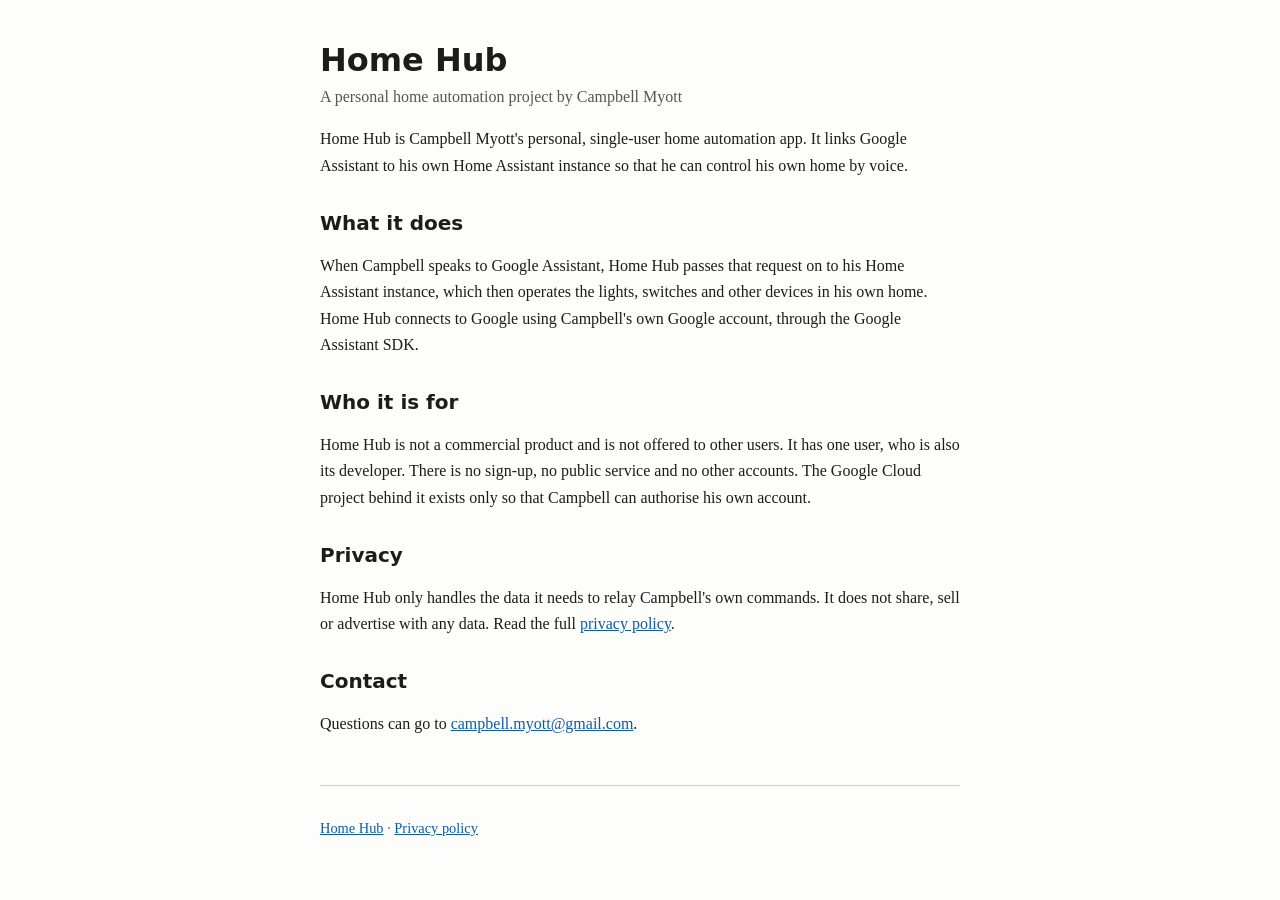
<file: index.html>
<!DOCTYPE html>
<html lang="en-AU">
<head>
<meta charset="utf-8">
<meta name="viewport" content="width=device-width, initial-scale=1">
<title>Home Hub</title>
<meta name="description" content="Home Hub is Campbell Myott's personal, single-user app that links Google Assistant to his own Home Assistant instance.">
<meta name="robots" content="index, follow">
<link rel="stylesheet" href="style.css">
</head>
<body>
<main>
<h1>Home Hub</h1>
<p class="meta">A personal home automation project by Campbell Myott</p>

<p>Home Hub is Campbell Myott's personal, single-user home automation app. It links Google Assistant to his own Home Assistant instance so that he can control his own home by voice.</p>

<h2>What it does</h2>
<p>When Campbell speaks to Google Assistant, Home Hub passes that request on to his Home Assistant instance, which then operates the lights, switches and other devices in his own home. Home Hub connects to Google using Campbell's own Google account, through the Google Assistant SDK.</p>

<h2>Who it is for</h2>
<p>Home Hub is not a commercial product and is not offered to other users. It has one user, who is also its developer. There is no sign-up, no public service and no other accounts. The Google Cloud project behind it exists only so that Campbell can authorise his own account.</p>

<h2>Privacy</h2>
<p>Home Hub only handles the data it needs to relay Campbell's own commands. It does not share, sell or advertise with any data. Read the full <a href="https://gumpers.github.io/home-hub-legal/privacy/">privacy policy</a>.</p>

<h2>Contact</h2>
<p>Questions can go to <a href="mailto:campbell.myott@gmail.com">campbell.myott@gmail.com</a>.</p>
</main>
<footer>
<p><a href="https://gumpers.github.io/home-hub-legal/">Home Hub</a> · <a href="https://gumpers.github.io/home-hub-legal/privacy/">Privacy policy</a></p>
</footer>
</body>
</html>
</file>
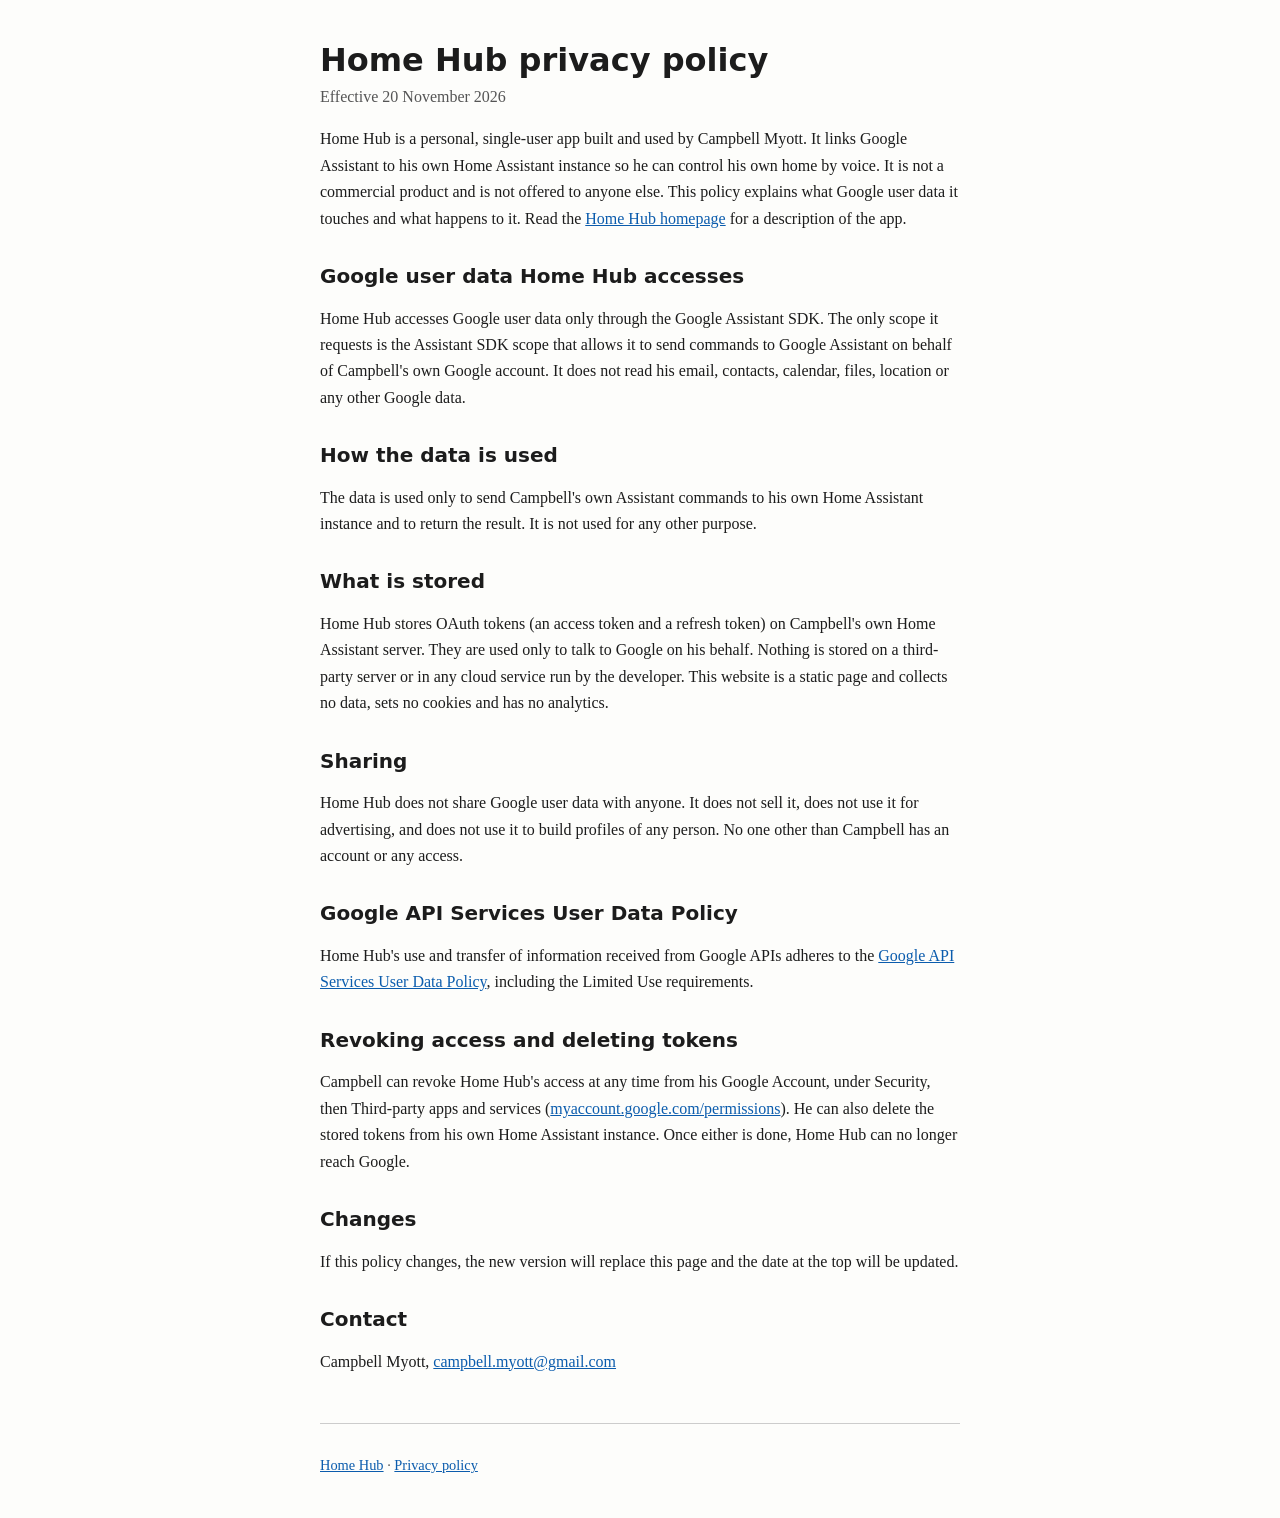
<file: privacy/index.html>
<!DOCTYPE html>
<html lang="en-AU">
<head>
<meta charset="utf-8">
<meta name="viewport" content="width=device-width, initial-scale=1">
<title>Privacy policy - Home Hub</title>
<meta name="description" content="Privacy policy for Home Hub, a personal single-user app that links Google Assistant to Home Assistant.">
<meta name="robots" content="index, follow">
<link rel="stylesheet" href="../style.css">
</head>
<body>
<main>
<h1>Home Hub privacy policy</h1>
<p class="meta">Effective 20 November 2026</p>

<p>Home Hub is a personal, single-user app built and used by Campbell Myott. It links Google Assistant to his own Home Assistant instance so he can control his own home by voice. It is not a commercial product and is not offered to anyone else. This policy explains what Google user data it touches and what happens to it. Read the <a href="../">Home Hub homepage</a> for a description of the app.</p>

<h2>Google user data Home Hub accesses</h2>
<p>Home Hub accesses Google user data only through the Google Assistant SDK. The only scope it requests is the Assistant SDK scope that allows it to send commands to Google Assistant on behalf of Campbell's own Google account. It does not read his email, contacts, calendar, files, location or any other Google data.</p>

<h2>How the data is used</h2>
<p>The data is used only to send Campbell's own Assistant commands to his own Home Assistant instance and to return the result. It is not used for any other purpose.</p>

<h2>What is stored</h2>
<p>Home Hub stores OAuth tokens (an access token and a refresh token) on Campbell's own Home Assistant server. They are used only to talk to Google on his behalf. Nothing is stored on a third-party server or in any cloud service run by the developer. This website is a static page and collects no data, sets no cookies and has no analytics.</p>

<h2>Sharing</h2>
<p>Home Hub does not share Google user data with anyone. It does not sell it, does not use it for advertising, and does not use it to build profiles of any person. No one other than Campbell has an account or any access.</p>

<h2>Google API Services User Data Policy</h2>
<p>Home Hub's use and transfer of information received from Google APIs adheres to the <a href="https://developers.google.com/terms/api-services-user-data-policy#limited-use">Google API Services User Data Policy</a>, including the Limited Use requirements.</p>

<h2>Revoking access and deleting tokens</h2>
<p>Campbell can revoke Home Hub's access at any time from his Google Account, under Security, then Third-party apps and services (<a href="https://myaccount.google.com/permissions">myaccount.google.com/permissions</a>). He can also delete the stored tokens from his own Home Assistant instance. Once either is done, Home Hub can no longer reach Google.</p>

<h2>Changes</h2>
<p>If this policy changes, the new version will replace this page and the date at the top will be updated.</p>

<h2>Contact</h2>
<p>Campbell Myott, <a href="mailto:campbell.myott@gmail.com">campbell.myott@gmail.com</a></p>
</main>
<footer>
<p><a href="https://gumpers.github.io/home-hub-legal/">Home Hub</a> · <a href="https://gumpers.github.io/home-hub-legal/privacy/">Privacy policy</a></p>
</footer>
</body>
</html>
</file>
<file: style.css>
:root { color-scheme: light dark }
body { font-family: Georgia, "Times New Roman", serif; line-height: 1.65; max-width: 40rem; margin: 2.5rem auto; padding: 0 1.25rem; color: #1c1c1c; background: #fdfdfb }
h1, h2 { font-family: system-ui, -apple-system, "Segoe UI", sans-serif; line-height: 1.25 }
h1 { font-size: 2rem; margin-bottom: 0.25rem }
h2 { font-size: 1.25rem; margin-top: 2rem }
a { color: #0b5cad }
.meta { color: #555; margin-top: 0 }
footer { margin-top: 3rem; padding-top: 1rem; border-top: 1px solid #ccc; font-size: 0.9rem; color: #555 }
@media (prefers-color-scheme: dark) {
  body { color: #e8e8e4; background: #181818 }
  a { color: #7db4f0 }
  .meta, footer { color: #aaa }
  footer { border-color: #444 }
}
</file>
